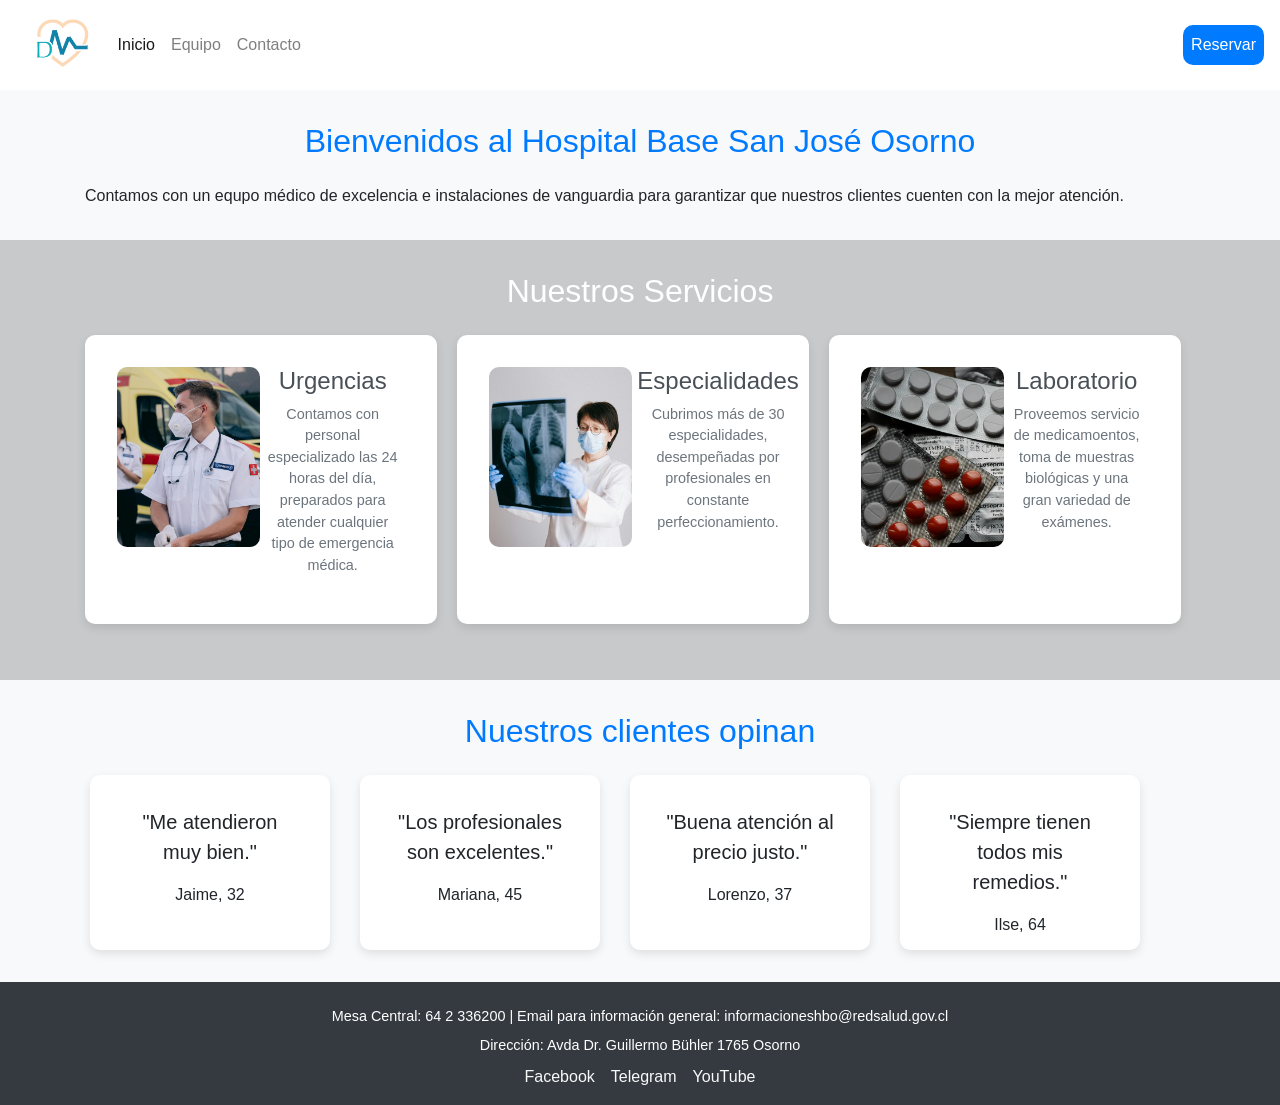
<file: index.html>
<!DOCTYPE html>
<html lang="es">

<head>
    <meta charset="UTF-8">
    <meta name="viewport" content="width=device-width, initial-scale=1.0">
    <title>Hospital - Inicio</title>
    <link href="css/style.css" rel="stylesheet">
    <link href="styles/vendors/bootstrap/bootstrap.css" rel="stylesheet">
    <script src="js/jquery/jquery-3.6.0.js"></script>
    <script src="js/bootstrap/bootstrap.js"></script>
</head>

<body>
    <!-- Barra de navegación-->
    <header>
        <nav class="navbar navbar-expand-xl navbar-light">
            <div class="container-fluid">
                <a class="navbar-brand" href="#"><img class="nav__logo" src="img/Divem---Isologo.png"/></a>
                <div class="collapse navbar-collapse show" id="navbarBasic">
                    <ul class="navbar-nav me-auto mb-2 mb-xl-0">
                        <li class="nav-item nav__item">
                            <a class="nav-link active" aria-current="page" href="index.html">Inicio</a>
                        </li>
                        <li class="nav-item nav__item">
                            <a class="nav-link" href="team.html">Equipo</a>
                        </li>
                        <li class="nav-item nav__item">
                            <a class="nav-link" href="contact.html">Contacto</a>
                        </li>
                        <li class="nav-item nav__item nav__reserve">
                            <a id="nav__reserve--text" class="nav-link" href="#">Reservar</a>
                        </li>
                    </ul>
                </div>
            </div>
        </nav>
    </header>

    <section class="welcome-section">
        <h1 class="welcome-section__title">Bienvenidos al Hospital Base San José Osorno</h1>

        <div class="container">
            Contamos con un equpo médico de excelencia e instalaciones de vanguardia para garantizar que nuestros clientes cuenten con la mejor atención.
        </div>
    </section>

    <section class="services-section">
        <h2 class="services-section__title">Nuestros Servicios</h2>

        <div class="container services-section__grid">

            <div class="services-section__card">
                <img src="img/home/urgencia.jpg" class="services-section__card-image">
                <div class="services-section__card-body">
                    <h3 class="services-section__card-title">Urgencias</h3>
                    <p class="services-section__card-description">
                        Contamos con personal especializado las 24 horas del día, preparados para atender cualquier tipo de emergencia médica.
                    </p>
                </div>
            </div>

            <div class="services-section__card">
                <img src="img/home/especialidades.jpg" class="services-section__card-image">
                <div class="services-section__card-body">
                    <h3 class="services-section__card-title">Especialidades</h3>
                    <p class="services-section__card-description">
                        Cubrimos más de 30 especialidades, desempeñadas por profesionales en constante perfeccionamiento.
                    </p>
                </div>
            </div>

            <div class="services-section__card">
                <img src="img/home/medicamentos.jpg" class="services-section__card-image">
                <div class="services-section__card-body">
                    <h3 class="services-section__card-title">Laboratorio</h3>
                    <p class="services-section__card-description">
                        Proveemos servicio de medicamoentos, toma de muestras biológicas y una gran variedad de exámenes.
                    </p>
                </div>
            </div>

        </div>
    </section>

    <section class="reviews-section">
        <h2 class="welcome-section__title">Nuestros clientes opinan</h2>

        <div class="container reviews-section__grid">
            <div class="reviews-section__card">
                <blockquote class="blockquote">
                    "Me atendieron muy bien."
                </blockquote>
                <p>Jaime, 32</p>
            </div>

            <div class="reviews-section__card">
                <blockquote class="blockquote">
                    "Los profesionales son excelentes."
                </blockquote>
                <p>Mariana, 45</p>
            </div>

            <div class="reviews-section__card">
                <blockquote class="blockquote">
                    "Buena atención al precio justo."
                </blockquote>
                <p>Lorenzo, 37</p>
            </div>

            <div class="reviews-section__card">
                <blockquote class="blockquote">
                    "Siempre tienen todos mis remedios."
                </blockquote>
                <p>Ilse, 64</p>
            </div>
        </div>
    </section>

    <!-- Pie de Página -->
    <footer class="footer text-center py-3 mt-auto">
        <div class="footer__container container-fluid">
            <p class="footer__contact text-white">Mesa Central: 64 2 336200 | Email para información general:
                informacioneshbo@redsalud.gov.cl</p>
            <p class="footer__address text-white">Dirección: Avda Dr. Guillermo Bühler 1765 Osorno</p>
            <div class="footer__social mt-2">
                <a href="https://web.facebook.com/HBSJO/?_rdc=1&_rdr" class="footer__link text-light me-3">Facebook</a>
                <a href="https://t.me/HospitalBaseOsorno" class="footer__link text-light me-3">Telegram</a>
                <a href="https://www.youtube.com/channel/UCv9q1cv0JYM4kvbteRpcbQQ"
                    class="footer__link text-light">YouTube</a>
            </div>
        </div>
    </footer>
</body>
</html>
</file>
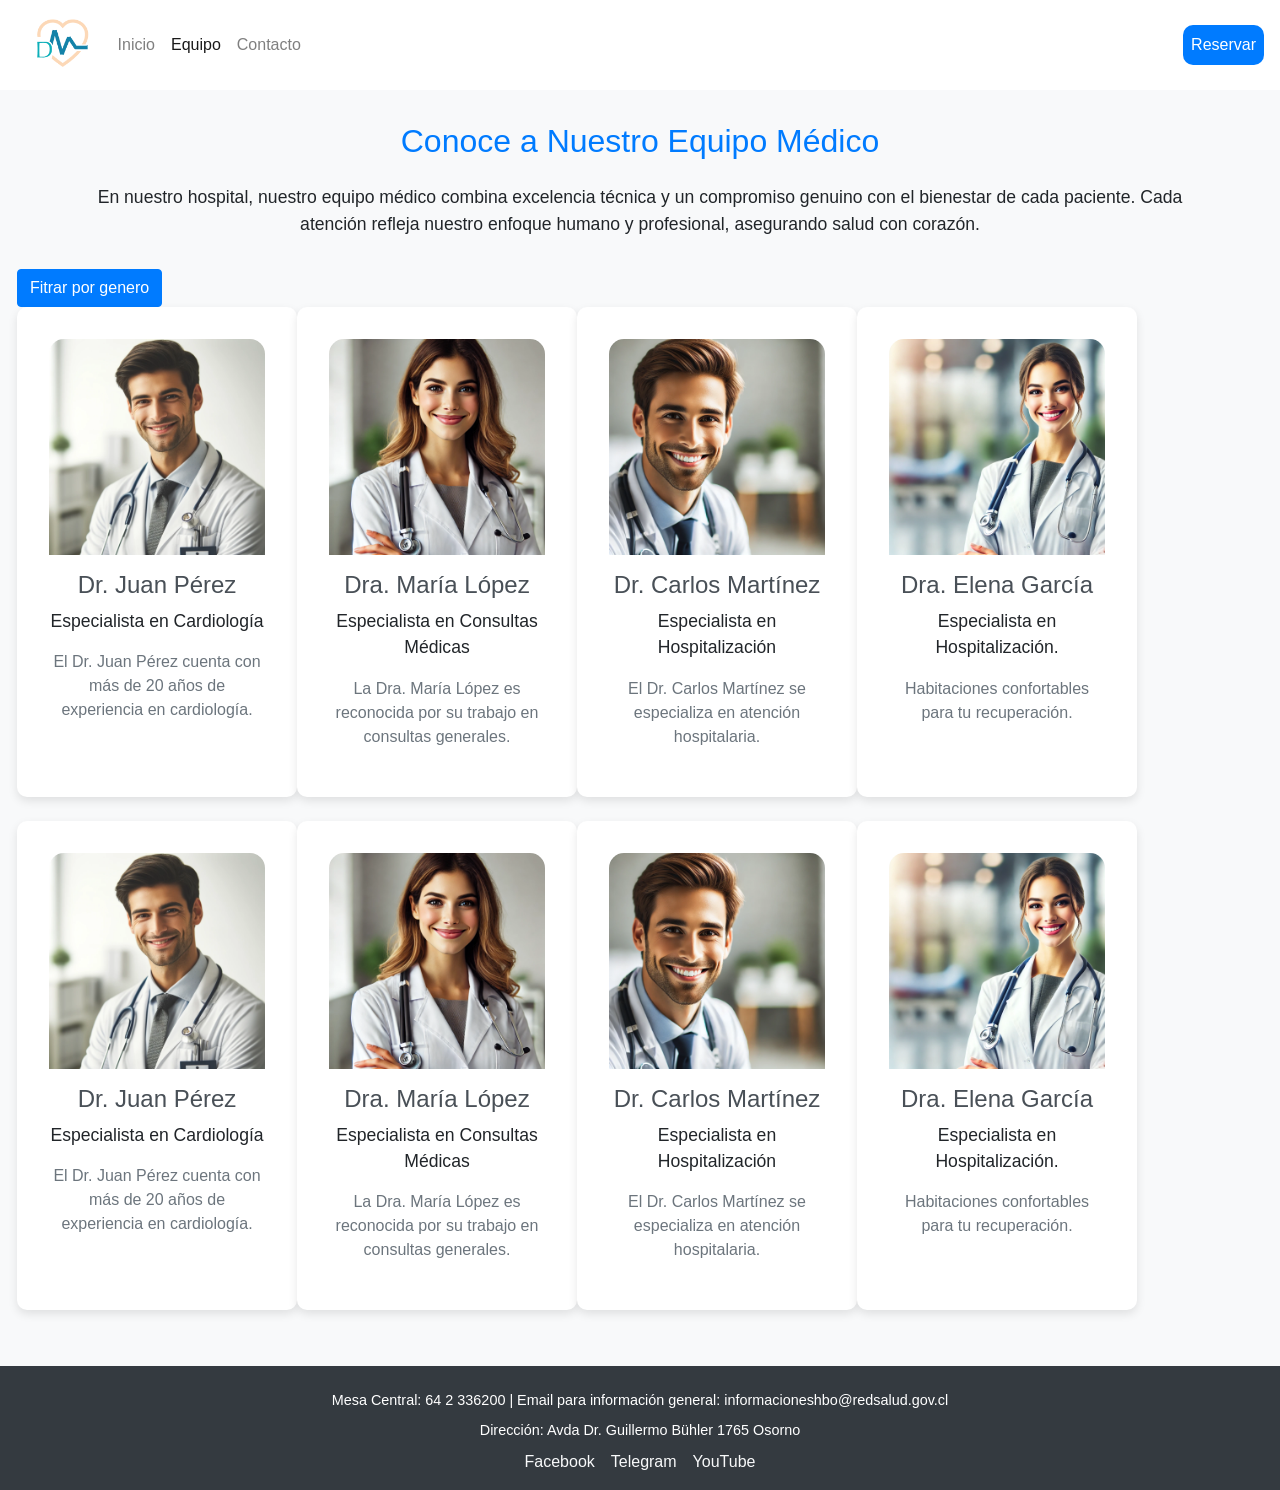
<file: team.html>
<!DOCTYPE html>
<html lang="en">

<head>
    <meta charset="UTF-8">
    <meta name="viewport" content="width=device-width, initial-scale=1.0">
    <title>Hospital - Equipo médico</title>
    <link rel="stylesheet" href="css/style.css">
    <link href="styles/vendors/bootstrap/bootstrap.css" rel="stylesheet">
    <script src="js/jquery/jquery-3.6.0.js"></script>
    <script src="js/bootstrap/bootstrap.js"></script>
</head>

<body>
    <!-- Barra de navegación-->
    <header>
        <nav class="navbar navbar-expand-xl navbar-light">
            <div class="container-fluid">
                <a class="navbar-brand" href="#"><img class="nav__logo" src="img/Divem---Isologo.png" /></a>
                <div class="collapse navbar-collapse show" id="navbarBasic">
                    <ul class="navbar-nav me-auto mb-2 mb-xl-0">
                        <li class="nav-item nav__item">
                            <a class="nav-link" aria-current="page" href="index.html">Inicio</a>
                        </li>
                        <li class="nav-item nav__item">
                            <a class="nav-link active" href="team.html">Equipo</a>
                        </li>
                        <li class="nav-item nav__item">
                            <a class="nav-link" href="contact.html">Contacto</a>
                        </li>
                        <li class="nav-item nav__item nav__reserve">
                            <a id="nav__reserve--text" class="nav-link" href="#">Reservar</a>
                        </li>
                    </ul>
                </div>
            </div>
        </nav>
    </header>


    <!-- Sección de Equipo Médico -->
    <section class="team-section">
        <h1 class="team-section__title">Conoce a Nuestro Equipo Médico</h1>
        <div class="team-section__members container">

            <p class="team-section__description">
                En nuestro hospital, nuestro equipo médico combina excelencia técnica y un compromiso genuino con el
                bienestar
                de cada paciente. Cada atención refleja nuestro enfoque humano y profesional, asegurando salud con
                corazón.
            </p>
        </div>

        <div class="row">
            <button type="button" class="btn btn-primary" id="filtrar-genero">Fitrar por genero</button>
        </div>
        
        <div class="row" id="listado-doctores"></div>

    </section>

    <!-- Pie de Página -->
    <footer class="footer text-center py-3 mt-auto">
        <div class="footer__container container-fluid">
            <p class="footer__contact text-white">Mesa Central: 64 2 336200 | Email para información general:
                informacioneshbo@redsalud.gov.cl</p>
            <p class="footer__address text-white">Dirección: Avda Dr. Guillermo Bühler 1765 Osorno</p>
            <div class="footer__social mt-2">
                <a href="https://web.facebook.com/HBSJO/?_rdc=1&_rdr" class="footer__link text-light me-3">Facebook</a>
                <a href="https://t.me/HospitalBaseOsorno" class="footer__link text-light me-3">Telegram</a>
                <a href="https://www.youtube.com/channel/UCv9q1cv0JYM4kvbteRpcbQQ"
                    class="footer__link text-light">YouTube</a>
            </div>
        </div>
    </footer>

    <script src="js/team.js"></script>
</body>

</html>
</file>
